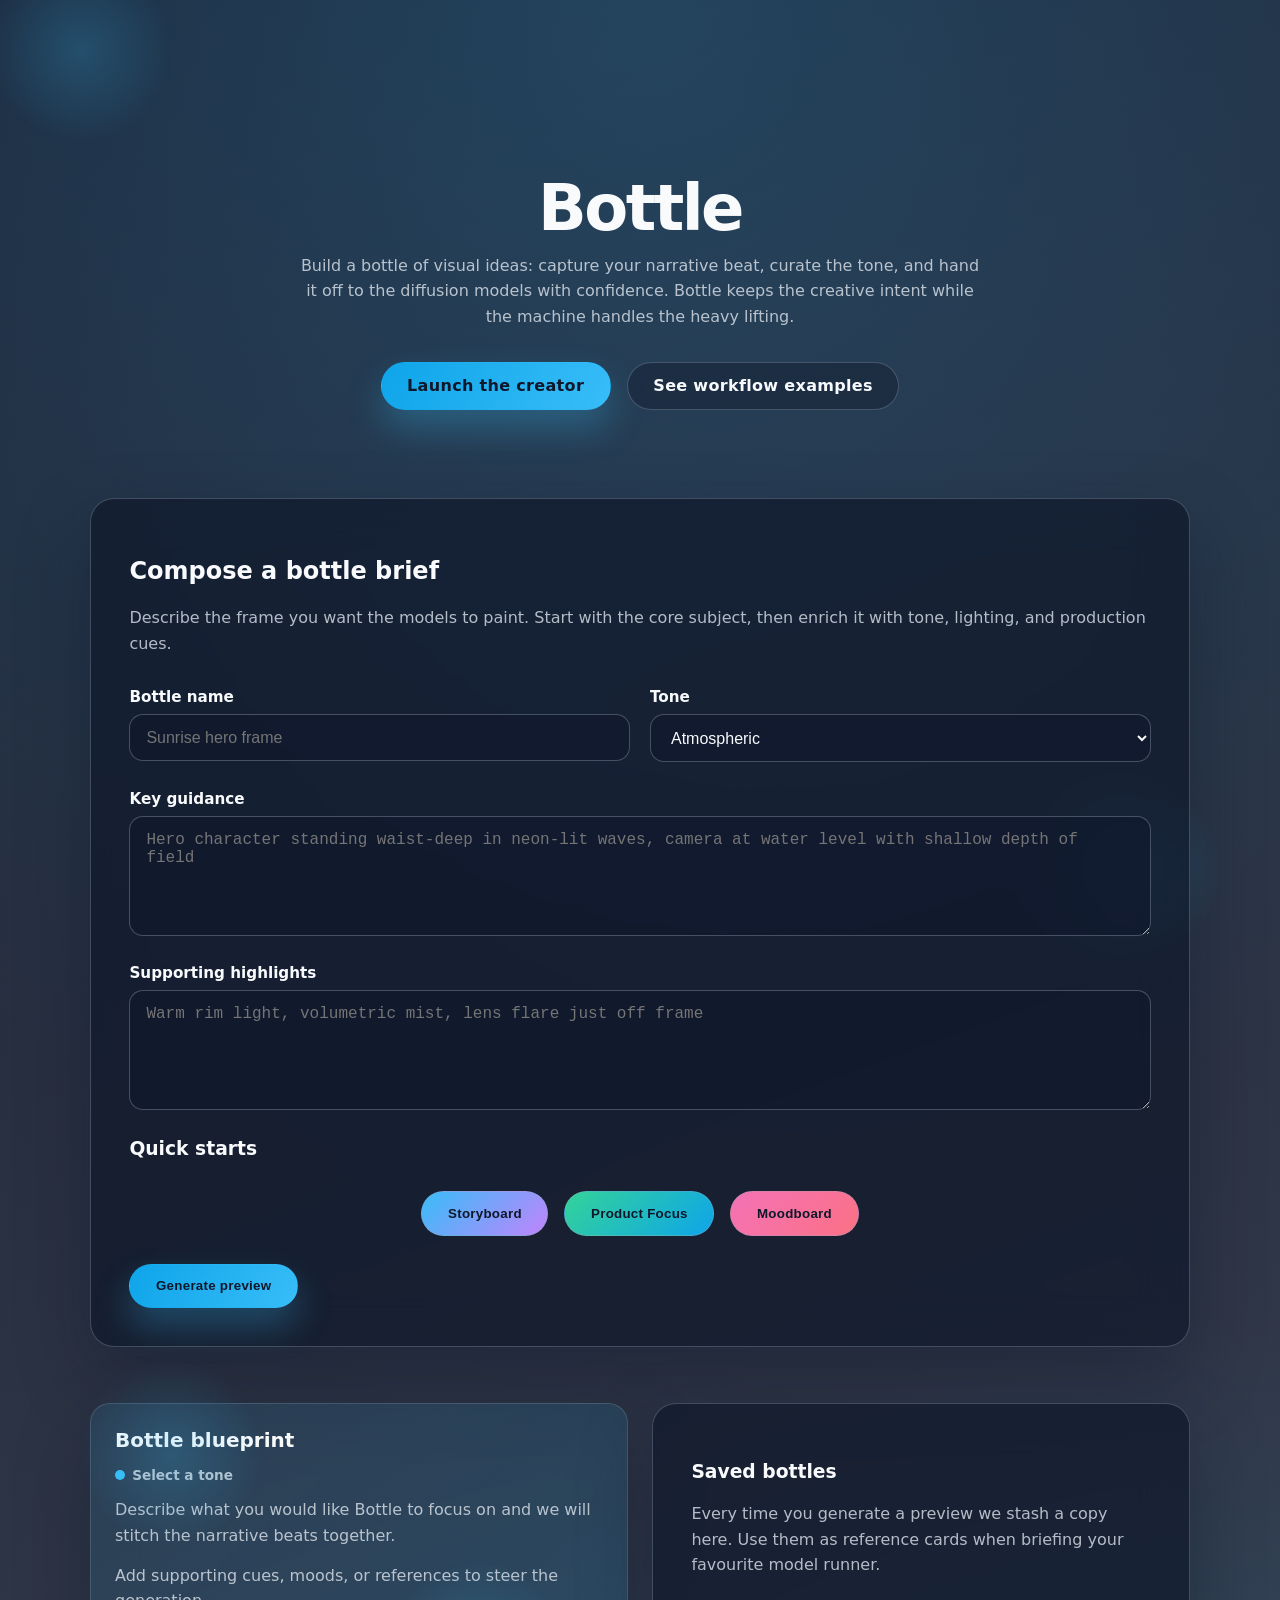
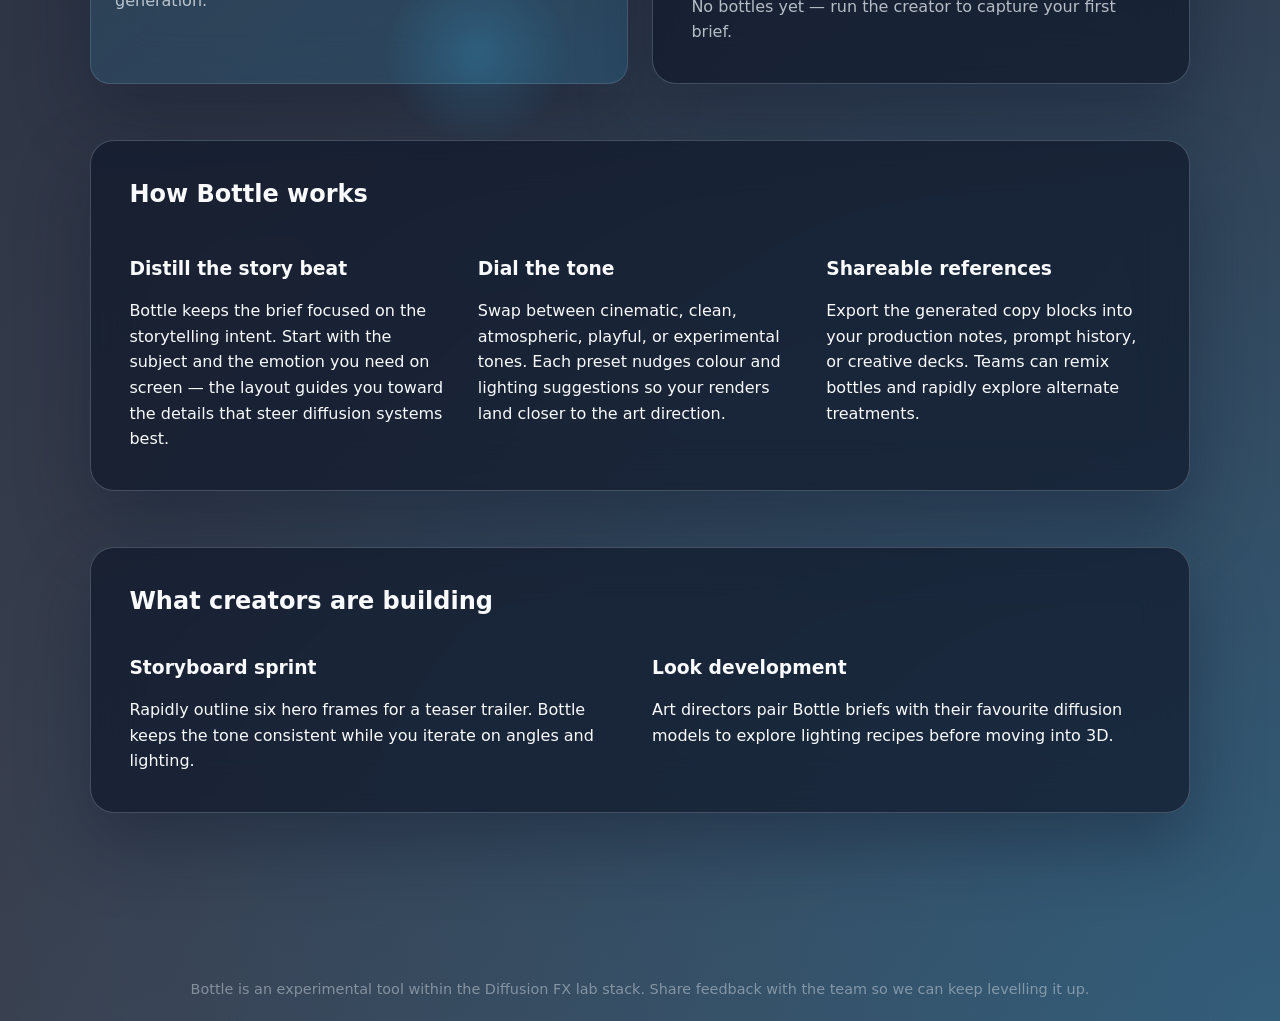
<file: tools/bottle/index.html>
<!DOCTYPE html>
<html lang="en">
  <head>
    <meta charset="utf-8" />
    <meta name="viewport" content="width=device-width, initial-scale=1" />
    <title>Bottle · Diffusion FX Lab</title>
    <meta
      name="description"
      content="Prototype workspace for assembling cinematic image prompts with tone-aware guidance."
    />
    <link rel="stylesheet" href="./assets/bottle.css" />
  </head>
  <body>
    <main>
      <header data-sparkle>
        <h1>Bottle</h1>
        <p class="header-lede">
          Build a bottle of visual ideas: capture your narrative beat, curate the tone, and hand it off to the
          diffusion models with confidence. Bottle keeps the creative intent while the machine handles the heavy
          lifting.
        </p>
        <div class="hero-actions">
          <a class="button primary" href="#creator" data-open-creator>
            <span>Launch the creator</span>
          </a>
          <a class="button secondary" href="./creation/">
            <span>See workflow examples</span>
          </a>
        </div>
      </header>

      <section id="creator">
        <div class="panel">
          <h2>Compose a bottle brief</h2>
          <p style="color: var(--text-muted); margin-top: 0.5rem;">
            Describe the frame you want the models to paint. Start with the core subject, then enrich it with tone,
            lighting, and production cues.
          </p>

          <form data-bottle-form style="margin-top: 2rem; display: grid; gap: 1.75rem;">
            <div class="form-grid">
              <label>
                Bottle name
                <input id="bottle-name" type="text" name="name" placeholder="Sunrise hero frame" autocomplete="off" />
              </label>

              <label>
                Tone
                <select id="bottle-tone" name="tone">
                  <option value="Cinematic">Cinematic</option>
                  <option value="Clean">Clean</option>
                  <option value="Atmospheric" selected>Atmospheric</option>
                  <option value="Playful">Playful</option>
                  <option value="Experimental">Experimental</option>
                </select>
              </label>
            </div>

            <label>
              Key guidance
              <textarea
                id="bottle-guidance"
                name="guidance"
                placeholder="Hero character standing waist-deep in neon-lit waves, camera at water level with shallow depth of field"
              ></textarea>
            </label>

            <label>
              Supporting highlights
              <textarea
                id="bottle-highlights"
                name="highlights"
                placeholder="Warm rim light, volumetric mist, lens flare just off frame"
              ></textarea>
            </label>

            <div>
              <h3 style="margin: 0 0 0.75rem;">Quick starts</h3>
              <div class="hero-actions" data-flavour-buttons></div>
            </div>

            <div>
              <button class="button primary" type="submit">Generate preview</button>
            </div>
          </form>
        </div>
      </section>

      <section>
        <div class="grid two">
          <div class="panel preview-card" data-sparkle>
            <h3 data-preview-title>Bottle blueprint</h3>
            <div class="tone-indicator" data-preview-tone>
              <span style="background: #38bdf8"></span>
              Select a tone
            </div>
            <p data-preview-guidance>
              Describe what you would like Bottle to focus on and we will stitch the narrative beats together.
            </p>
            <p data-preview-highlights>
              Add supporting cues, moods, or references to steer the generation.
            </p>
          </div>

          <div class="panel">
            <h3>Saved bottles</h3>
            <p style="color: var(--text-muted); margin-bottom: 1rem;">
              Every time you generate a preview we stash a copy here. Use them as reference cards when briefing your
              favourite model runner.
            </p>
            <div class="saved-bottles" data-saved-bottles>
              <p style="color: var(--text-muted);">No bottles yet — run the creator to capture your first brief.</p>
            </div>
          </div>
        </div>
      </section>

      <section>
        <div class="panel">
          <h2 style="margin-top: 0;">How Bottle works</h2>
          <div class="grid three" style="margin-top: 2rem;">
            <article>
              <h3>Distill the story beat</h3>
              <p>
                Bottle keeps the brief focused on the storytelling intent. Start with the subject and the emotion you
                need on screen — the layout guides you toward the details that steer diffusion systems best.
              </p>
            </article>
            <article>
              <h3>Dial the tone</h3>
              <p>
                Swap between cinematic, clean, atmospheric, playful, or experimental tones. Each preset nudges colour and
                lighting suggestions so your renders land closer to the art direction.
              </p>
            </article>
            <article>
              <h3>Shareable references</h3>
              <p>
                Export the generated copy blocks into your production notes, prompt history, or creative decks. Teams can
                remix bottles and rapidly explore alternate treatments.
              </p>
            </article>
          </div>
        </div>
      </section>

      <section>
        <div class="panel">
          <h2 style="margin-top: 0;">What creators are building</h2>
          <div class="grid two" style="margin-top: 1.5rem;">
            <article>
              <h3>Storyboard sprint</h3>
              <p>
                Rapidly outline six hero frames for a teaser trailer. Bottle keeps the tone consistent while you iterate
                on angles and lighting.
              </p>
            </article>
            <article>
              <h3>Look development</h3>
              <p>
                Art directors pair Bottle briefs with their favourite diffusion models to explore lighting recipes before
                moving into 3D.
              </p>
            </article>
          </div>
        </div>
      </section>
    </main>

    <footer>
      Bottle is an experimental tool within the Diffusion FX lab stack. Share feedback with the team so we can keep
      levelling it up.
    </footer>

    <script src="./assets/bottle.js" type="module"></script>
  </body>
</html>
</file>
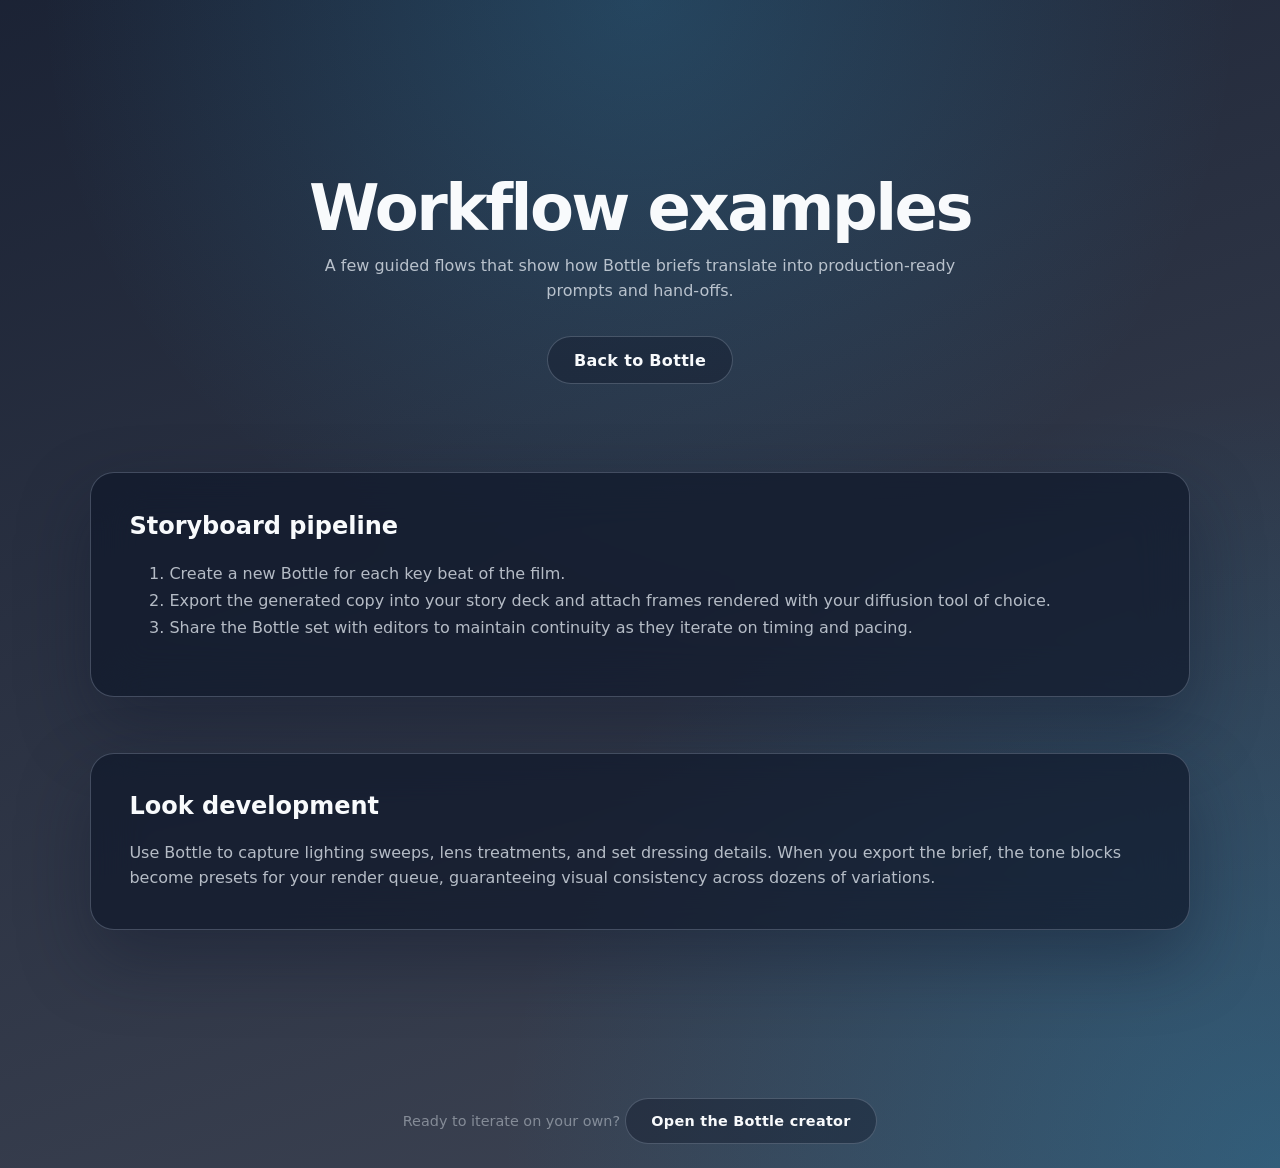
<file: tools/bottle/creation/index.html>
<!DOCTYPE html>
<html lang="en">
  <head>
    <meta charset="utf-8" />
    <meta name="viewport" content="width=device-width, initial-scale=1" />
    <title>Bottle Workflow Examples</title>
    <link rel="stylesheet" href="../assets/bottle.css" />
  </head>
  <body>
    <main>
      <header>
        <h1>Workflow examples</h1>
        <p class="header-lede">
          A few guided flows that show how Bottle briefs translate into production-ready prompts and hand-offs.
        </p>
        <div class="hero-actions">
          <a class="button secondary" href="../">Back to Bottle</a>
        </div>
      </header>

      <section>
        <div class="panel">
          <h2 style="margin-top: 0;">Storyboard pipeline</h2>
          <ol style="line-height: 1.7; color: var(--text-muted);">
            <li>Create a new Bottle for each key beat of the film.</li>
            <li>
              Export the generated copy into your story deck and attach frames rendered with your diffusion tool of choice.
            </li>
            <li>
              Share the Bottle set with editors to maintain continuity as they iterate on timing and pacing.
            </li>
          </ol>
        </div>
      </section>

      <section>
        <div class="panel">
          <h2 style="margin-top: 0;">Look development</h2>
          <p style="color: var(--text-muted);">
            Use Bottle to capture lighting sweeps, lens treatments, and set dressing details. When you export the brief, the
            tone blocks become presets for your render queue, guaranteeing visual consistency across dozens of variations.
          </p>
        </div>
      </section>
    </main>

    <footer>
      Ready to iterate on your own? <a class="button secondary" href="../">Open the Bottle creator</a>
    </footer>
  </body>
</html>
</file>
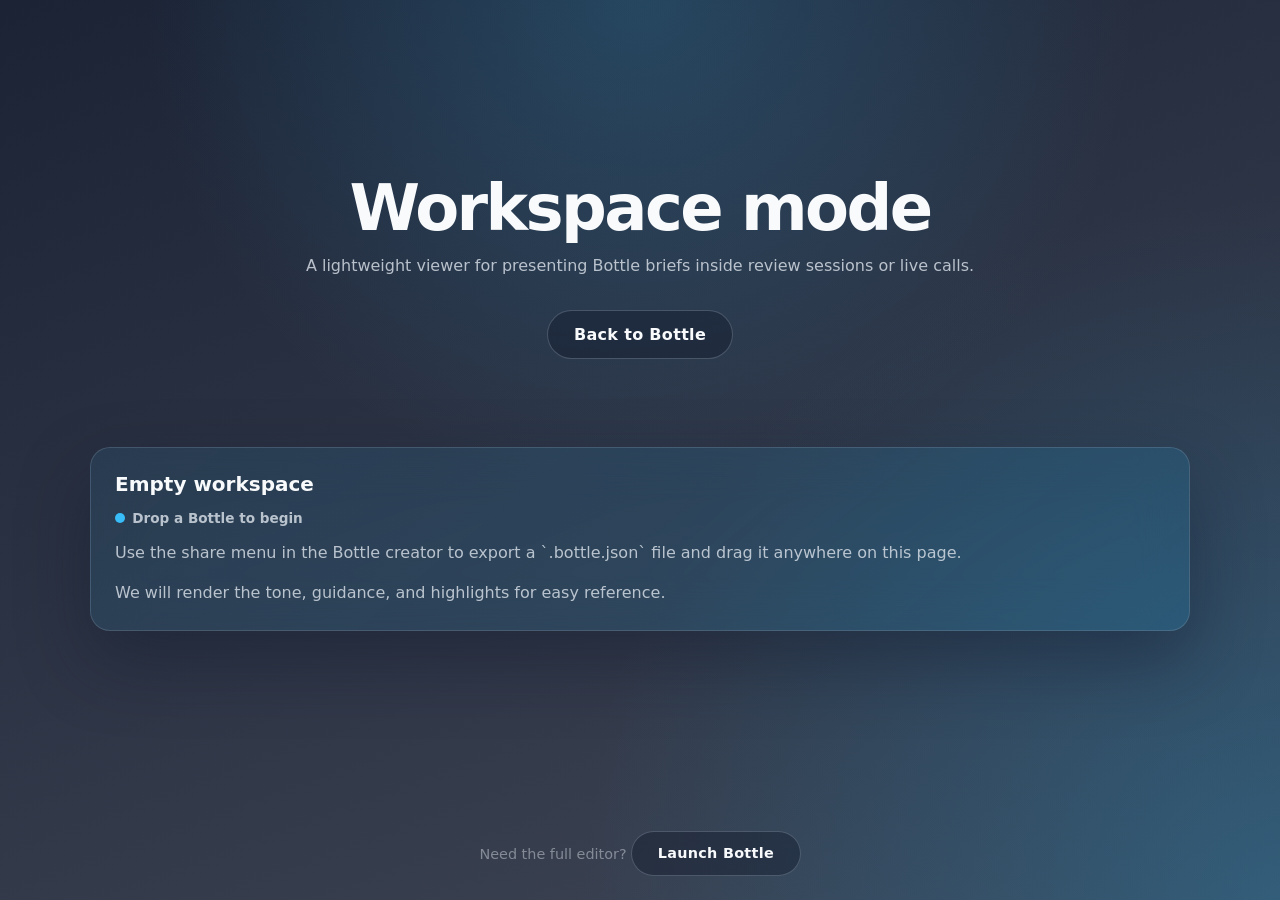
<file: tools/bottle/w/index.html>
<!DOCTYPE html>
<html lang="en">
  <head>
    <meta charset="utf-8" />
    <meta name="viewport" content="width=device-width, initial-scale=1" />
    <title>Bottle Workspace</title>
    <link rel="stylesheet" href="../assets/bottle.css" />
  </head>
  <body>
    <main>
      <header>
        <h1>Workspace mode</h1>
        <p class="header-lede">
          A lightweight viewer for presenting Bottle briefs inside review sessions or live calls.
        </p>
        <div class="hero-actions">
          <a class="button secondary" href="../">Back to Bottle</a>
        </div>
      </header>

      <section>
        <div class="panel preview-card">
          <h3 data-preview-title>Empty workspace</h3>
          <div class="tone-indicator" data-preview-tone>
            <span style="background: #38bdf8"></span>
            Drop a Bottle to begin
          </div>
          <p data-preview-guidance>
            Use the share menu in the Bottle creator to export a `.bottle.json` file and drag it anywhere on this page.
          </p>
          <p data-preview-highlights>We will render the tone, guidance, and highlights for easy reference.</p>
        </div>
      </section>
    </main>

    <footer>
      Need the full editor? <a class="button secondary" href="../">Launch Bottle</a>
    </footer>

    <script type="module">
      const dropTarget = document.querySelector('.preview-card');
      const title = document.querySelector('[data-preview-title]');
      const tone = document.querySelector('[data-preview-tone]');
      const guidance = document.querySelector('[data-preview-guidance]');
      const highlights = document.querySelector('[data-preview-highlights]');

      function renderBottle(data) {
        title.textContent = data.name || 'Bottle import';
        tone.innerHTML = `<span style="background: var(--accent)"></span>${data.tone || 'Custom tone'}`;
        guidance.textContent = data.guidance || 'No guidance provided';
        highlights.textContent = data.highlights || 'No highlights provided';
      }

      async function handleFile(file) {
        try {
          const text = await file.text();
          const parsed = JSON.parse(text);
          renderBottle(parsed);
          dropTarget.classList.add('loaded');
        } catch (error) {
          alert('Unable to read bottle file. Please provide a valid JSON export.');
        }
      }

      dropTarget.addEventListener('dragover', (event) => {
        event.preventDefault();
        dropTarget.style.borderColor = 'rgba(56, 189, 248, 0.6)';
      });

      dropTarget.addEventListener('dragleave', () => {
        dropTarget.style.borderColor = 'rgba(148, 163, 184, 0.25)';
      });

      dropTarget.addEventListener('drop', (event) => {
        event.preventDefault();
        dropTarget.style.borderColor = 'rgba(148, 163, 184, 0.25)';
        const file = event.dataTransfer.files?.[0];
        if (file) handleFile(file);
      });
    </script>
  </body>
</html>
</file>
<file: tools/bottle/assets/bottle.css>
:root {
  color-scheme: light dark;
  --background: #0f172a;
  --surface: rgba(15, 23, 42, 0.7);
  --surface-strong: rgba(15, 23, 42, 0.9);
  --accent: #38bdf8;
  --accent-strong: #0ea5e9;
  --text-primary: #f8fafc;
  --text-muted: rgba(226, 232, 240, 0.78);
  --border: rgba(148, 163, 184, 0.35);
  --success: #4ade80;
  --warning: #facc15;
  --danger: #fb7185;
  font-family: 'Inter', 'Segoe UI', system-ui, -apple-system, BlinkMacSystemFont, 'Helvetica Neue', sans-serif;
}

* {
  box-sizing: border-box;
}

body {
  margin: 0;
  min-height: 100vh;
  background: radial-gradient(circle at top, rgba(56, 189, 248, 0.2), transparent 45%),
    radial-gradient(circle at bottom right, rgba(14, 165, 233, 0.25), transparent 45%),
    linear-gradient(160deg, rgba(15, 23, 42, 0.95), rgba(15, 23, 42, 0.8));
  color: var(--text-primary);
  display: flex;
  flex-direction: column;
}

main {
  width: min(1100px, 92vw);
  margin: 4rem auto;
  padding-bottom: 4rem;
}

header {
  text-align: center;
  padding: 4rem 0 2rem;
}

h1 {
  font-size: clamp(2.8rem, 5vw, 4rem);
  letter-spacing: -0.04em;
  margin-bottom: 0.5rem;
}

p {
  margin: 0;
  line-height: 1.6;
}

.header-lede {
  max-width: 680px;
  margin: 0 auto;
  color: var(--text-muted);
}

.hero-actions {
  display: flex;
  justify-content: center;
  gap: 1rem;
  margin-top: 2rem;
  flex-wrap: wrap;
}

.button {
  border: 1px solid transparent;
  border-radius: 999px;
  padding: 0.85rem 1.6rem;
  font-weight: 600;
  letter-spacing: 0.02em;
  cursor: pointer;
  transition: transform 180ms ease, box-shadow 180ms ease, border-color 180ms ease;
  text-decoration: none;
  display: inline-flex;
  align-items: center;
  gap: 0.5rem;
}

.button.primary {
  background: linear-gradient(120deg, var(--accent-strong), var(--accent));
  color: #0f172a;
  box-shadow: 0 18px 35px rgba(56, 189, 248, 0.28);
}

.button.secondary {
  color: var(--text-primary);
  border-color: rgba(148, 163, 184, 0.35);
  background: rgba(15, 23, 42, 0.4);
}

.button:hover {
  transform: translateY(-2px);
  box-shadow: 0 16px 40px rgba(56, 189, 248, 0.35);
  border-color: rgba(148, 163, 184, 0.5);
}

section {
  margin-top: 3.5rem;
}

.panel {
  background: var(--surface);
  border: 1px solid var(--border);
  border-radius: 24px;
  padding: clamp(1.75rem, 3vw, 2.5rem);
  backdrop-filter: blur(24px);
  box-shadow: 0 30px 70px rgba(15, 23, 42, 0.4);
}

.grid {
  display: grid;
  gap: 1.5rem;
}

.grid.two {
  grid-template-columns: repeat(auto-fit, minmax(240px, 1fr));
}

.grid.three {
  grid-template-columns: repeat(auto-fit, minmax(220px, 1fr));
}

.form-grid {
  display: grid;
  gap: 1.25rem;
  grid-template-columns: repeat(auto-fit, minmax(220px, 1fr));
}

label {
  display: flex;
  flex-direction: column;
  gap: 0.5rem;
  font-weight: 600;
  font-size: 0.95rem;
}

input[type="text"],
textarea,
select {
  padding: 0.85rem 1rem;
  border-radius: 14px;
  border: 1px solid rgba(148, 163, 184, 0.4);
  background: rgba(15, 23, 42, 0.55);
  color: var(--text-primary);
  font-size: 1rem;
  transition: border-color 140ms ease, background-color 140ms ease;
}

input[type="text"]:focus,
textarea:focus,
select:focus {
  outline: none;
  border-color: var(--accent);
  background: rgba(15, 23, 42, 0.75);
}

textarea {
  resize: vertical;
  min-height: 120px;
}

.tag-cloud {
  display: flex;
  flex-wrap: wrap;
  gap: 0.6rem;
}

.tag {
  padding: 0.45rem 0.95rem;
  border-radius: 999px;
  background: rgba(56, 189, 248, 0.14);
  color: var(--accent);
  font-weight: 600;
  letter-spacing: 0.015em;
  font-size: 0.85rem;
}

.preview-card {
  border-radius: 20px;
  padding: 1.5rem;
  border: 1px solid rgba(148, 163, 184, 0.25);
  background: linear-gradient(140deg, rgba(56, 189, 248, 0.09), rgba(14, 165, 233, 0.15));
  display: flex;
  flex-direction: column;
  gap: 0.9rem;
}

.preview-card h3 {
  margin: 0;
  font-size: 1.25rem;
}

.preview-card p {
  color: var(--text-muted);
}

.tone-indicator {
  display: inline-flex;
  align-items: center;
  gap: 0.45rem;
  font-size: 0.85rem;
  font-weight: 600;
  color: var(--text-muted);
}

.tone-indicator span {
  display: inline-flex;
  width: 10px;
  height: 10px;
  border-radius: 999px;
}

.sparkle {
  position: absolute;
  width: 220px;
  height: 220px;
  background: radial-gradient(circle, rgba(56, 189, 248, 0.2), transparent 60%);
  border-radius: 50%;
  filter: blur(0.5px);
  animation: float 12s ease-in-out infinite;
  pointer-events: none;
}

.sparkle.one {
  top: -60px;
  left: -30px;
}

.sparkle.two {
  bottom: -80px;
  right: 40px;
  animation-delay: 4s;
}

@keyframes float {
  0%, 100% {
    transform: translate3d(0, 0, 0) scale(1);
  }
  50% {
    transform: translate3d(12px, -8px, 0) scale(1.05);
  }
}

.saved-bottles {
  display: grid;
  gap: 1.25rem;
}

.saved-bottle {
  border: 1px solid rgba(148, 163, 184, 0.25);
  border-radius: 18px;
  padding: 1.25rem;
  background: rgba(15, 23, 42, 0.55);
}

.saved-bottle strong {
  display: block;
  font-size: 1.05rem;
  margin-bottom: 0.45rem;
}

footer {
  margin-top: auto;
  padding: 2.5rem 1rem 1.5rem;
  color: rgba(226, 232, 240, 0.45);
  text-align: center;
  font-size: 0.9rem;
}

@media (max-width: 640px) {
  main {
    margin: 2.5rem auto 1.5rem;
  }

  header {
    padding: 2.5rem 0 1.5rem;
  }

  .panel {
    padding: 1.5rem;
  }
}
</file>
